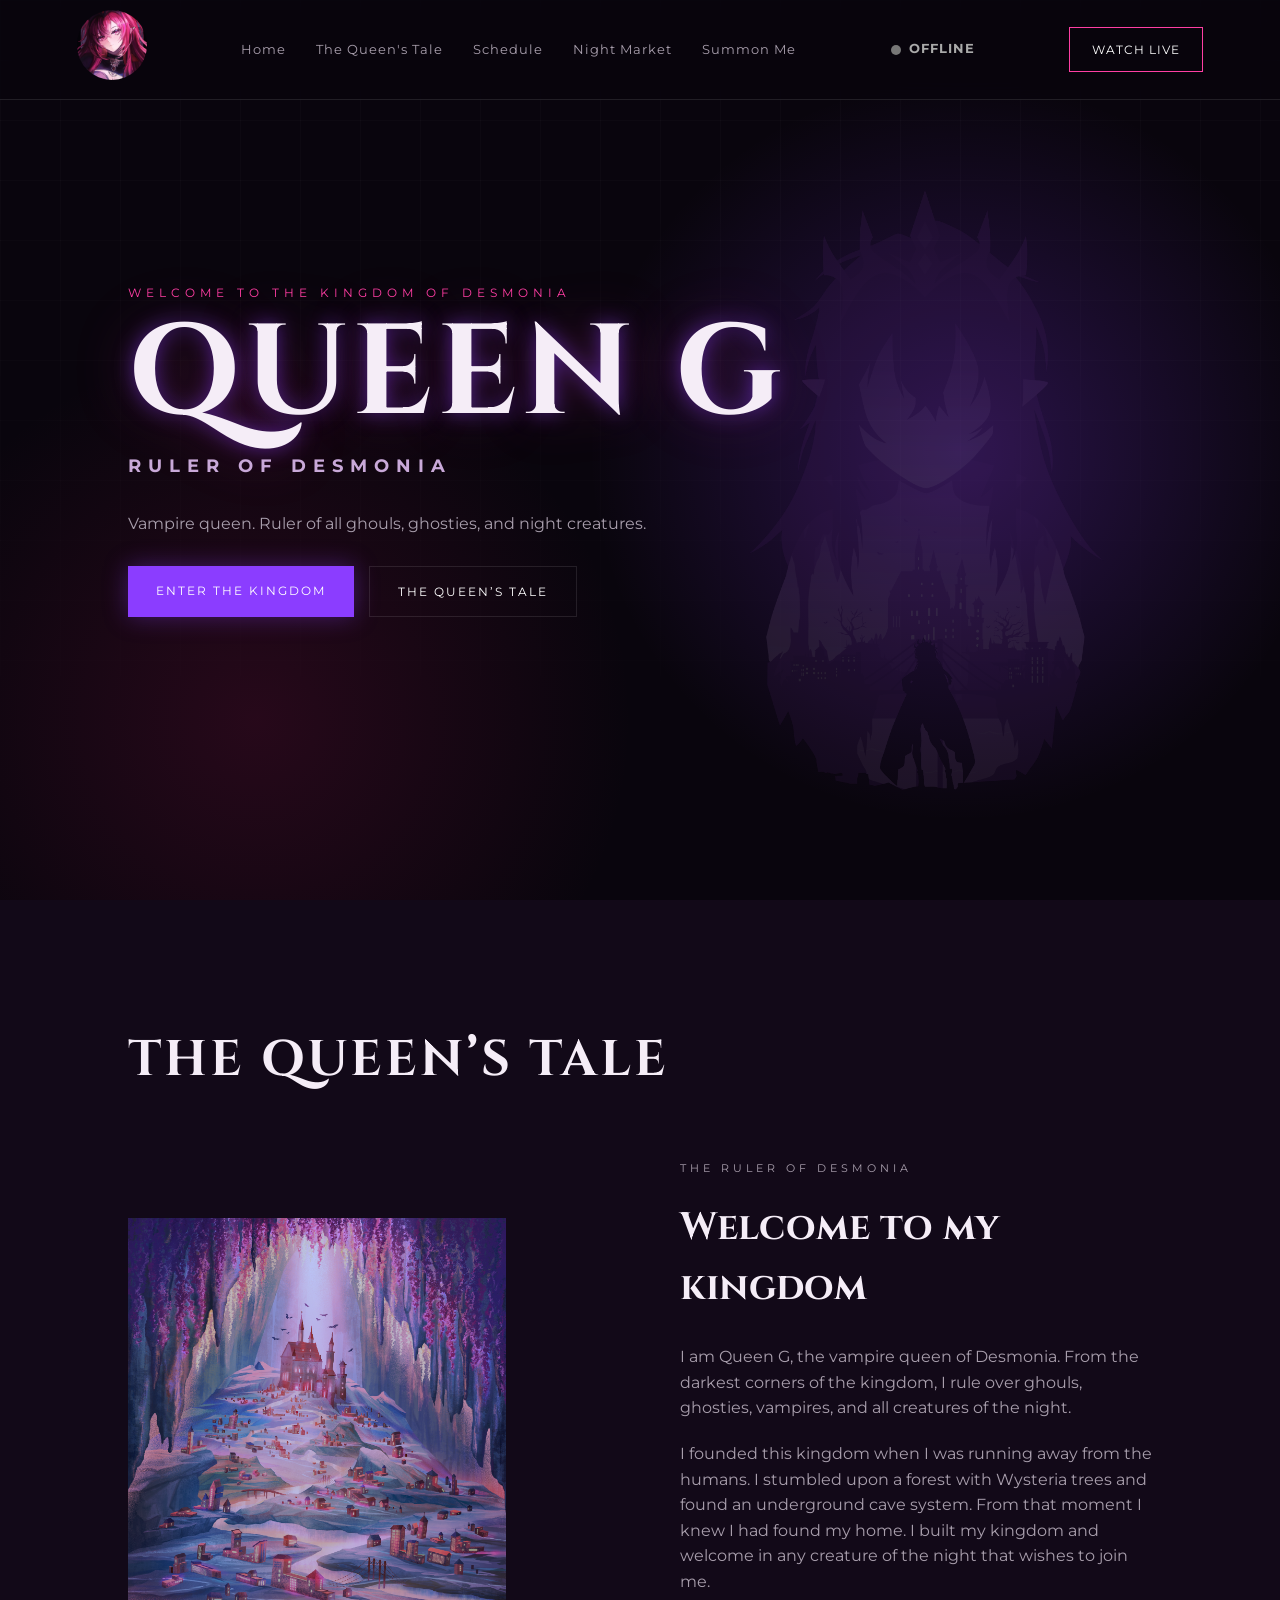
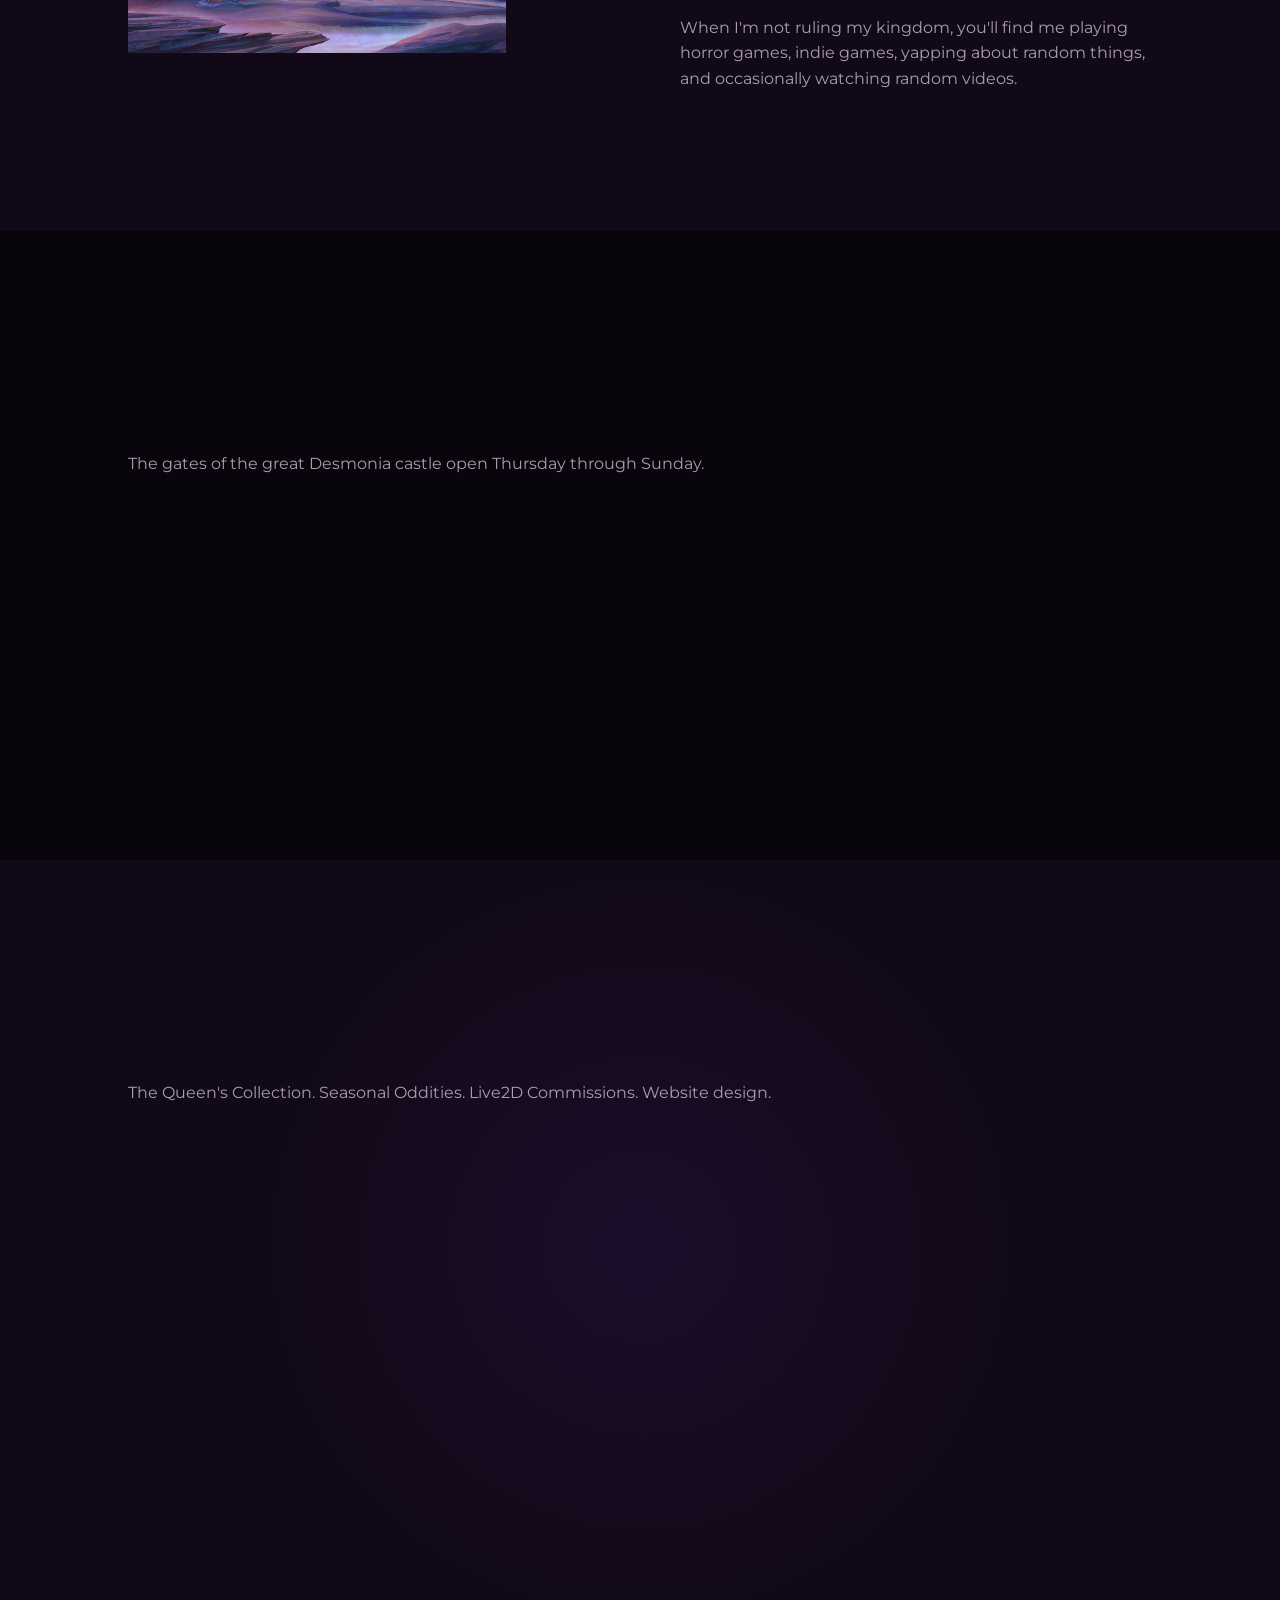
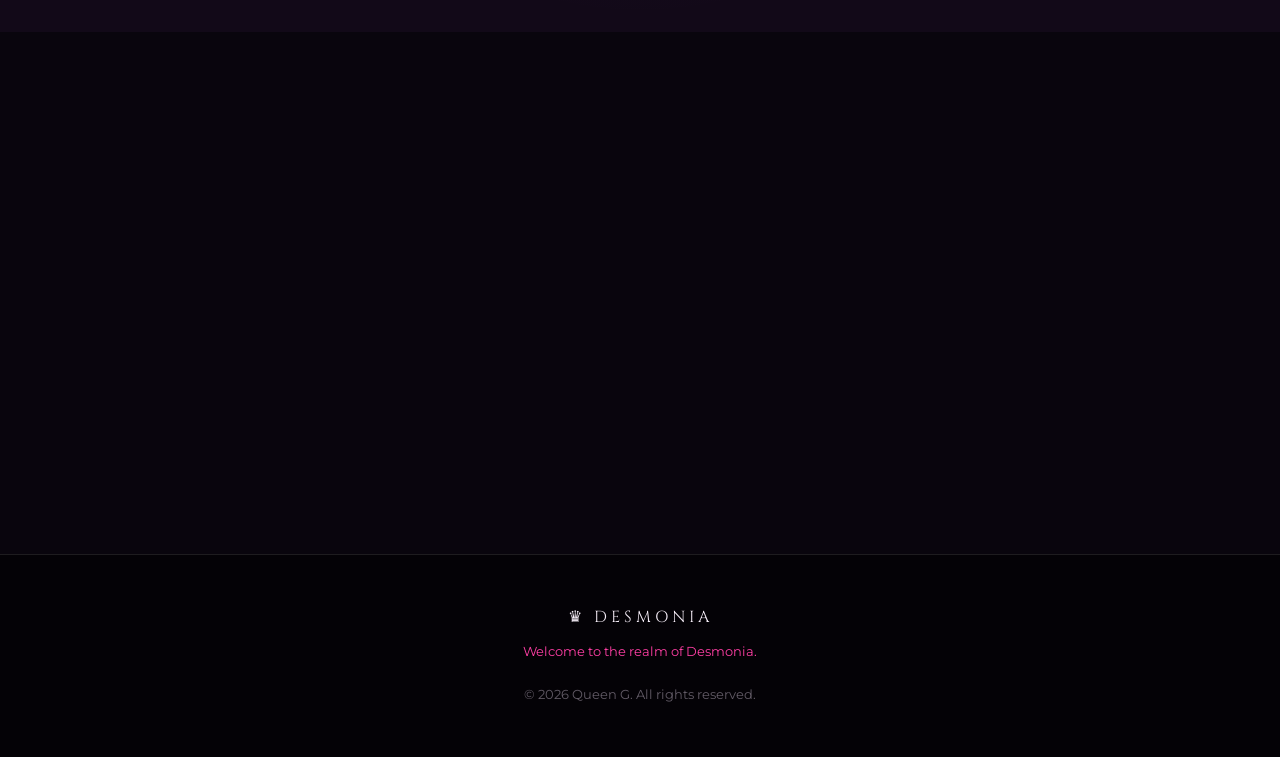
<file: index.html>
<!DOCTYPE html>
<html lang="en">
<head>
    <meta charset="UTF-8">
    <meta name="viewport" content="width=device-width, initial-scale=1.0">

    <title>Queen G | Ruler of Desmonia</title>

    <link rel="stylesheet" href="style.css">
    <script src="script.js" defer></script>

    <!-- Google Font -->
    <link rel="preconnect" href="https://fonts.googleapis.com">
    <link rel="preconnect" href="https://fonts.gstatic.com" crossorigin>
    <link href="https://fonts.googleapis.com/css2?family=Cinzel:wght@400;600;700&family=Montserrat:wght@400;500;600;700&display=swap" rel="stylesheet">
</head>

<body>

    <!-- ================= NAVIGATION ================= -->

    <header class="navbar">

        <div class="logo">
            <span><img src="pics/2026GPFP.png" alt="Desmonia Logo" width="70px" height="70px" style="border-radius: 50px;"></span>
            </span>
        </div>

        <nav>
            <a href="#home">Home</a>
            <a href="#about">The Queen's Tale</a>
            <a href="#schedule">Schedule</a>
            <a href="#shop">Night Market</a>
            <a href="#contact">Summon Me</a>
        </nav>

<div class="live-status">
    <span class="status-dot"></span>
    <span class="status-text">OFFLINE</span>
</div>

<a href="https://www.twitch.tv/queeng_vt" class="nav-button">
    WATCH LIVE
</a>

    </header>


    <!-- ================= MAIN ================= -->

    <section id="home" class="hero">

        <div class="hero-overlay"></div>

        <div class="hero-content">

            <p class="eyebrow">
                WELCOME TO THE KINGDOM OF DESMONIA
            </p>

            <h1>
                QUEEN G
            </h1>

            <h2>
                RULER OF DESMONIA
            </h2>

            <p class="hero-description">
                Vampire queen. Ruler of all ghouls, ghosties, and night creatures.
            </p>

            <div class="hero-buttons">

                <a href="https://www.twitch.tv/queeng_vt" class="primary-button">
                    ENTER THE KINGDOM
                </a>

                <a href="#about" class="secondary-button">
                    THE QUEEN’S TALE
                </a>

            </div>

        </div>

        <div class="hero-symbol">
            <img id="outline-image" src="pics/transparentOutline.png" alt="Desmonia Logo">
        </div>

    </section>


    <!-- ================= ABOUT ================= -->

    <section id="about" class="section about">

        <div class="section-title">


            <h2>
                THE QUEEN’S TALE
            </h2>

        </div>


        <div class="about-container">

            <div class="about-image">

                <div class="image-placeholder">
                    <img src="pics/desmonia.png" alt="Desmonia">
                </div>

            </div>


            <div class="about-text">

                <p class="small-title">
                    THE RULER OF DESMONIA
                </p>

                <h3>
                    Welcome to my kingdom
                </h3>

                <p>
                    I am Queen G, the vampire queen of Desmonia.
                    From the darkest corners of the kingdom, I rule
                    over ghouls, ghosties, vampires, and all creatures of the night.
                </p>
                <p>
                    I founded this kingdom when I was running away from the humans. I stumbled
                    upon a forest with Wysteria trees and found an underground cave system.
                    From that moment I knew I had found my home. I built my kingdom and welcome 
                    in any creature of the night that wishes to join me.
                </p>
                <p>
                    When I'm not ruling my kingdom, you'll find me
                    playing horror games, indie games, yapping about random things,
                    and occasionally watching random videos.
                </p>

            </div>

        </div>

    </section>


    <!-- ================= SCHEDULE ================= -->

    <section id="schedule" class="section schedule">

        <div class="section-title">

            <h2>
                ENTER THE NIGHT
            </h2>

        </div>

        <p class="section-description">
            The gates of the great Desmonia castle open Thursday through Sunday.
        </p>


        <div class="schedule-grid">

            <div class="schedule-card">

                <span class="day">
                    THURSDAY
                </span>

                <h3>
                    Silent Hill Townfall
                </h3>

                <strong>
                    8 PM EST
                </strong>

            </div>


            <div class="schedule-card">

                <span class="day">
                    FRIDAY
                </span>

                <h3>
                    Darkwood
                </h3>

                <strong>
                    9 PM EST
                </strong>

            </div>


            <div class="schedule-card">

                <span class="day">
                    SATURDAY
                </span>

                <h3>
                    Halloween Party
                </h3>

                <strong>
                    8 PM EST
                </strong>

            </div>


            <div class="schedule-card">

                <span class="day">
                    SUNDAY
                </span>

                <h3>
                    Silent Hill Townfall
                </h3>

                <strong>
                    8 PM EST
                </strong>

            </div>

        </div>

    </section>


    <!-- ================= SHOP ================= -->

    <section id="shop" class="section shop">

        <div class="section-title">

            <h2>
                DESMONIA NIGHT MARKET
            </h2>

        </div>

        <p class="section-description">
            The Queen's Collection. Seasonal Oddities. Live2D Commissions. Website design.
      
        </p>


        <div class="shop-container">

            <div class="shop-card">

                <div class="shop-icon">
                    ♛
                </div>

                <h3>
                    ROYAL MERCH
                </h3>

                <p>
                    Get all your Queen G merch here.
                </p>

                <a href="https://desmonia-night-market.printify.me" class="text-button">
                    VISIT THE NIGHT MARKET →
                </a>

            </div>


            <div class="shop-card">

                <div class="shop-icon">
                    ☾
                </div>

                <h3>
                    LIVE2D COMMISSIONS
                </h3>

                <p>
                    Bring your model and website to life.
                </p>

                <a href="https://vgen.co/queeng_vtuber" class="text-button">
                    COMMISSION ME →
                </a>

            </div>

        </div>

    </section>


    <!-- ================= SOCIALS ================= -->

    <section id="contact" class="social-section">

        <p class="small-title">
            FIND THE QUEEN
        </p>

        <h2>
            FOLLOW THE PALACE ANNOUNCEMENTS
        </h2>

        <div class="social-links">

            <a href="https://www.twitch.tv/queeng_vt">
                TWITCH
            </a>

            <a href="https://www.youtube.com/@queeng_vt">
                YOUTUBE
            </a>

            <a href="https://www.tiktok.com/@queeng_vt">
                TIKTOK
            </a>

            <a href="https://discord.com/invite/94EPuteTge">
                DISCORD
            </a>

        </div>

    </section>


    <!-- ================= FOOTER ================= -->

    <footer>

        <div class="footer-logo">
            ♛ DESMONIA
        </div>

        <p>
            Welcome to the realm of Desmonia.
        </p>

        <small>
            © 2026 Queen G. All rights reserved.
        </small>

    </footer>


</body>
</html>
</file>
<file: style.css>
* {
    margin: 0;
    padding: 0;
    box-sizing: border-box;
}

html {
    scroll-behavior: smooth;
}

body {
    background: #09050d;
    color: #f5edf7;
    font-family: 'Montserrat', sans-serif;
    line-height: 1.6;
}

:root {

    --purple: #8b3dff;
    --dark-purple: #32134f;
    --pink: #ff3fa4;
    --red: #9e174f;

    --background: #09050d;
    --background-light: #120918;

    --text: #f5edf7;
    --muted: #a89eac;

    --border: rgba(255, 255, 255, 0.1);

}


.navbar {

    position: fixed;

    top: 0;
    left: 0;

    width: 100%;

    height: 100px;

    display: flex;

    align-items: center;

    justify-content: space-between;

    padding: 0 6%;

    background: rgba(9, 5, 13, 0.85);

    backdrop-filter: blur(12px);

    border-bottom: 1px solid var(--border);

    z-index: 1000;

}


.logo {

    font-family: 'Cinzel', serif;

    font-weight: 700;

    letter-spacing: 3px;

    color: white;

}



.navbar nav {

    display: flex;

    gap: 30px;

}


.navbar nav a {

    color: var(--muted);

    text-decoration: none;

    font-size: 13px;

    letter-spacing: 1px;

    transition: 0.3s;

}


.navbar nav a:hover {

    color: var(--pink);

}


.nav-button {

    padding: 12px 22px;

    border: 1px solid var(--pink);

    color: white;

    text-decoration: none;

    font-size: 12px;

    letter-spacing: 1px;

    transition: 0.3s;

}


.nav-button:hover {

    background: var(--pink);

    box-shadow: 0 0 25px rgba(255, 63, 164, 0.5);

}

.hero {

    min-height: 100vh;

    position: relative;

    display: flex;

    align-items: center;

    padding: 120px 10%;

    overflow: hidden;

    background:

        radial-gradient(
            circle at 75% 50%,
            rgba(139, 61, 255, 0.25),
            transparent 35%
        ),

        radial-gradient(
            circle at 20% 80%,
            rgba(158, 23, 79, 0.2),
            transparent 30%
        ),

        #09050d;

}


.hero::before {

    content: "";

    position: absolute;

    inset: 0;

    background-image:

        linear-gradient(
            rgba(255,255,255,0.025) 1px,
            transparent 1px
        ),

        linear-gradient(
            90deg,
            rgba(255,255,255,0.025) 1px,
            transparent 1px
        );

    background-size: 60px 60px;

    mask-image: linear-gradient(
        to bottom,
        black,
        transparent
    );

}


.hero-content {

    position: relative;

    max-width: 700px;

    z-index: 2;

}


.eyebrow {

    color: var(--pink);

    font-size: 12px;

    letter-spacing: 5px;

    margin-bottom: 15px;

}


.hero h1 {

    font-family: 'Cinzel', serif;

    font-size: clamp(70px, 10vw, 150px);

    line-height: 0.9;

    letter-spacing: 5px;

    text-shadow:

        0 0 20px rgba(139,61,255,0.5),

        0 0 60px rgba(255,63,164,0.25);

}


.hero h2 {

    font-size: 18px;

    letter-spacing: 7px;

    color: #c9a9d9;

    margin-top: 20px;

}


.hero-description {

    max-width: 550px;

    color: var(--muted);

    margin: 30px 0;

}


.hero-buttons {

    display: flex;

    gap: 15px;

}


.primary-button,
.secondary-button {

    padding: 15px 28px;

    text-decoration: none;

    font-size: 12px;

    letter-spacing: 2px;

    transition: 0.3s;

}


.primary-button {

    background: var(--purple);

    color: white;

    box-shadow:

        0 0 25px rgba(139,61,255,0.35);

}


.primary-button:hover {

    transform: translateY(-3px);

    box-shadow:

        0 0 40px rgba(139,61,255,0.6);

}


.secondary-button {

    border: 1px solid var(--border);

    color: white;

}


.secondary-button:hover {

    border-color: var(--pink);

    color: var(--pink);

}


.hero-symbol {

    position: absolute;

    right: 12%;

    top: 50%;

    transform: translateY(-50%);

    font-size: 350px;

    color: rgba(139,61,255,0.06);

    font-family: 'Cinzel', serif;

}

#outline-image {

    position: absolute;

    right: -100px;

    top: 40px;

    transform: translateY(-50%);

    width: 600px;

    height: 600px;

    object-fit: contain;

    opacity: 0.10;
    

}

.section {

    padding: 120px 10%;

}


.section-title {

    display: flex;

    align-items: center;

    gap: 20px;

    margin-bottom: 60px;

}


.section-title span {

    color: var(--pink);

    font-size: 12px;

    letter-spacing: 2px;

}


.section-title h2 {

    font-family: 'Cinzel', serif;

    font-size: clamp(30px, 4vw, 50px);

    letter-spacing: 3px;

}


.section-description {

    color: var(--muted);

    margin-top: -40px;

    margin-bottom: 50px;

}

.about {

    background: var(--background-light);

}


.about-container {

    display: grid;

    grid-template-columns: 1fr 1fr;

    gap: 80px;

    align-items: center;

}




.image-placeholder {
    width: 80%;
    max-width: 500px;
    height: 500px;

    overflow: hidden;


    display: flex;
    justify-content: center;
    align-items: center;
}

.image-placeholder img {
    width: 100%;
    height: 100%;
    object-fit: contain;
}


.small-title {

    color: var(--pink);

    font-size: 11px;

    letter-spacing: 4px;

}


.about-text h3 {

    font-family: 'Cinzel', serif;

    font-size: 38px;

    margin: 15px 0 25px;

}


.about-text p {

    color: var(--muted);

    margin-bottom: 20px;

}


.stats {

    display: flex;

    gap: 30px;

    margin-top: 40px;

}


.stats div {

    display: flex;

    flex-direction: column;

    gap: 8px;

}


.stats strong {

    color: var(--pink);

    font-size: 25px;

}


.stats span {

    font-size: 9px;

    letter-spacing: 1px;

    color: var(--muted);

}

.schedule {

    background: #09050d;

}


.schedule-grid {

    display: grid;

    grid-template-columns:
        repeat(4, 1fr);

    gap: 15px;

}


.schedule-card {

    padding: 35px 25px;

    border: 1px solid var(--border);

    background: rgba(255,255,255,0.02);

    transition: 0.3s;

}


.schedule-card:hover {

    transform: translateY(-8px);

    border-color: var(--purple);

    box-shadow:

        0 10px 40px rgba(139,61,255,0.15);

}


.schedule-card .day {

    font-size: 10px;

    letter-spacing: 3px;

    color: var(--pink);

}


.schedule-card h3 {

    font-family: 'Cinzel', serif;

    margin: 15px 0;

}


.schedule-card p {

    color: var(--muted);

    font-size: 13px;

    margin-bottom: 20px;

}


.schedule-card strong {

    font-size: 12px;

    letter-spacing: 2px;

}

.shop {

    background:

        radial-gradient(
            circle at center,
            rgba(139,61,255,0.08),
            transparent 50%
        ),

        var(--background-light);

}


.shop-container {

    display: grid;

    grid-template-columns:
        repeat(3, 1fr);

    gap: 20px;

}


.shop-card {

    padding: 50px 35px;

    border: 1px solid var(--border);

    text-align: center;

    transition: 0.3s;

}


.shop-card:hover {

    border-color: var(--pink);

    transform: translateY(-5px);

}


.shop-icon {

    font-size: 40px;

    color: var(--pink);

    margin-bottom: 20px;

}


.shop-card h3 {

    font-family: 'Cinzel', serif;

    letter-spacing: 2px;

    margin-bottom: 15px;

}


.shop-card p {

    color: var(--muted);

    font-size: 14px;

    margin-bottom: 25px;

}


.text-button {

    color: var(--pink);

    text-decoration: none;

    font-size: 11px;

    letter-spacing: 2px;

}

.social-section {

    padding: 120px 10%;

    text-align: center;

    background: #060309;

}


.social-section h2 {

    font-family: 'Cinzel', serif;

    font-size: 50px;

    margin: 15px 0 40px;

}


.social-links {

    display: flex;

    justify-content: center;

    gap: 15px;

    flex-wrap: wrap;

}


.social-links a {

    border: 1px solid var(--border);

    padding: 15px 30px;

    color: white;

    text-decoration: none;

    font-size: 11px;

    letter-spacing: 2px;

    transition: 0.3s;

}


.social-links a:hover {

    border-color: var(--pink);

    color: var(--pink);

}

footer {

    text-align: center;

    padding: 50px 20px;

    border-top: 1px solid var(--border);

    background: #040206;

}


.footer-logo {

    font-family: 'Cinzel', serif;

    letter-spacing: 4px;

    margin-bottom: 10px;

}


footer p {

    color: var(--pink);

    font-size: 13px;

    margin-bottom: 20px;

}


footer small {

    color: #625b66;

}


/* ---------- MOBILE ---------- */

@media (max-width: 900px) {

    .navbar nav {

        display: none;

    }


    .navbar {

        padding: 0 5%;

    }


    .hero {

        padding: 120px 7% 80px;

    }


    .hero-symbol {

        display: none;

    }


    .about-container {

        grid-template-columns: 1fr;

        gap: 50px;

    }


    .schedule-grid {

        grid-template-columns:
            repeat(2, 1fr);

    }


    .shop-container {

        grid-template-columns: 1fr;

    }

}


@media (max-width: 600px) {

    .hero h1 {

        font-size: 60px;

    }


    .hero-buttons {

        flex-direction: column;

    }


    .section {

        padding: 80px 7%;

    }


    .schedule-grid {

        grid-template-columns: 1fr;

    }


    .stats {

        flex-direction: column;

    }


    .social-section h2 {

        font-size: 35px;

    }

}

/* ---------- MOBILE MENU ---------- */

.mobile-menu-button {

    display: none;

    background: none;

    border: 1px solid var(--border);

    color: white;

    font-size: 24px;

    width: 45px;

    height: 45px;

    cursor: pointer;

}


/* ---------- NAVBAR SCROLL ---------- */

.navbar-scrolled {

    background: rgba(5, 2, 8, 0.97);

    box-shadow:

        0 5px 30px rgba(0, 0, 0, 0.4);

}


/* ---------- SCROLL REVEAL ---------- */

.reveal {

    opacity: 0;

    transform: translateY(40px);

    transition:

        opacity 0.8s ease,

        transform 0.8s ease;

}


.reveal-visible {

    opacity: 1;

    transform: translateY(0);

}


/* ---------- QUEEN MESSAGE ---------- */

.queen-message {

    position: fixed;

    bottom: 30px;

    right: 30px;

    z-index: 9999;

    padding: 18px 25px;

    background: rgba(18, 9, 24, 0.95);

    border: 1px solid var(--pink);

    color: white;

    font-size: 13px;

    letter-spacing: 1px;

    box-shadow:

        0 0 30px rgba(255, 63, 164, 0.25);

    transform: translateX(120%);

    opacity: 0;

    transition:

        transform 0.5s ease,

        opacity 0.5s ease;

}


.queen-message.show {

    transform: translateX(0);

    opacity: 1;

}


/* ---------- CLICK PARTICLES ---------- */

.click-particle {

    position: fixed;

    pointer-events: none;

    z-index: 99999;

    color: var(--pink);

    font-size: 20px;

    animation: particleFloat 1s ease-out forwards;

}


@keyframes particleFloat {

    0% {

        transform:

            translate(-50%, -50%)

            scale(1);

        opacity: 1;

    }

    100% {

        transform:

            translate(

                calc(-50% + 30px),

                calc(-50% - 60px)

            )

            scale(0);

        opacity: 0;

    }

}


/* ---------- BACK TO TOP ---------- */

.back-to-top {

    position: fixed;

    right: 25px;

    bottom: 25px;

    width: 45px;

    height: 45px;

    border-radius: 50%;

    border: 1px solid var(--pink);

    background: #120918;

    color: white;

    font-size: 20px;

    cursor: pointer;

    z-index: 1000;

    opacity: 0;

    pointer-events: none;

    transform: translateY(20px);

    transition: 0.3s;

}


.back-to-top.visible {

    opacity: 1;

    pointer-events: auto;

    transform: translateY(0);

}


.back-to-top:hover {

    background: var(--pink);

}

@media (max-width: 900px) {

    .mobile-menu-button {

        display: block;

    }


    .navbar nav {

        position: absolute;

        top: 80px;

        left: 0;

        width: 100%;

        background: rgba(9, 5, 13, 0.98);

        backdrop-filter: blur(15px);

        border-bottom: 1px solid var(--border);

        display: none;

        flex-direction: column;

        padding: 20px;

        gap: 0;

    }


    .navbar nav.mobile-nav-open {

        display: flex;

    }


    .navbar nav a {

        padding: 18px;

        border-bottom: 1px solid var(--border);

    }

}

@media (prefers-reduced-motion: reduce) {

    * {

        scroll-behavior: auto !important;

        animation-duration: 0.01ms !important;

        transition-duration: 0.01ms !important;

    }

}

.live-status {
    display: flex;
    align-items: center;
    gap: 8px;
    font-size: 0.8rem;
    font-weight: 700;
    letter-spacing: 1px;
    color: #aaa;
}

.status-dot {
    width: 10px;
    height: 10px;
    background: #777;
    border-radius: 50%;
    display: inline-block;
}

/* LIVE state */
.live-status.online {
    color: #ff4d6d;
}

.live-status.online .status-dot {
    background: #ff4d6d;
    box-shadow: 0 0 10px #ff4d6d;
    animation: pulse 1.5s infinite;
}

@keyframes pulse {
    0% {
        transform: scale(1);
        opacity: 1;
    }

    50% {
        transform: scale(1.4);
        opacity: 0.6;
    }

    100% {
        transform: scale(1);
        opacity: 1;
    }
}
</file>
